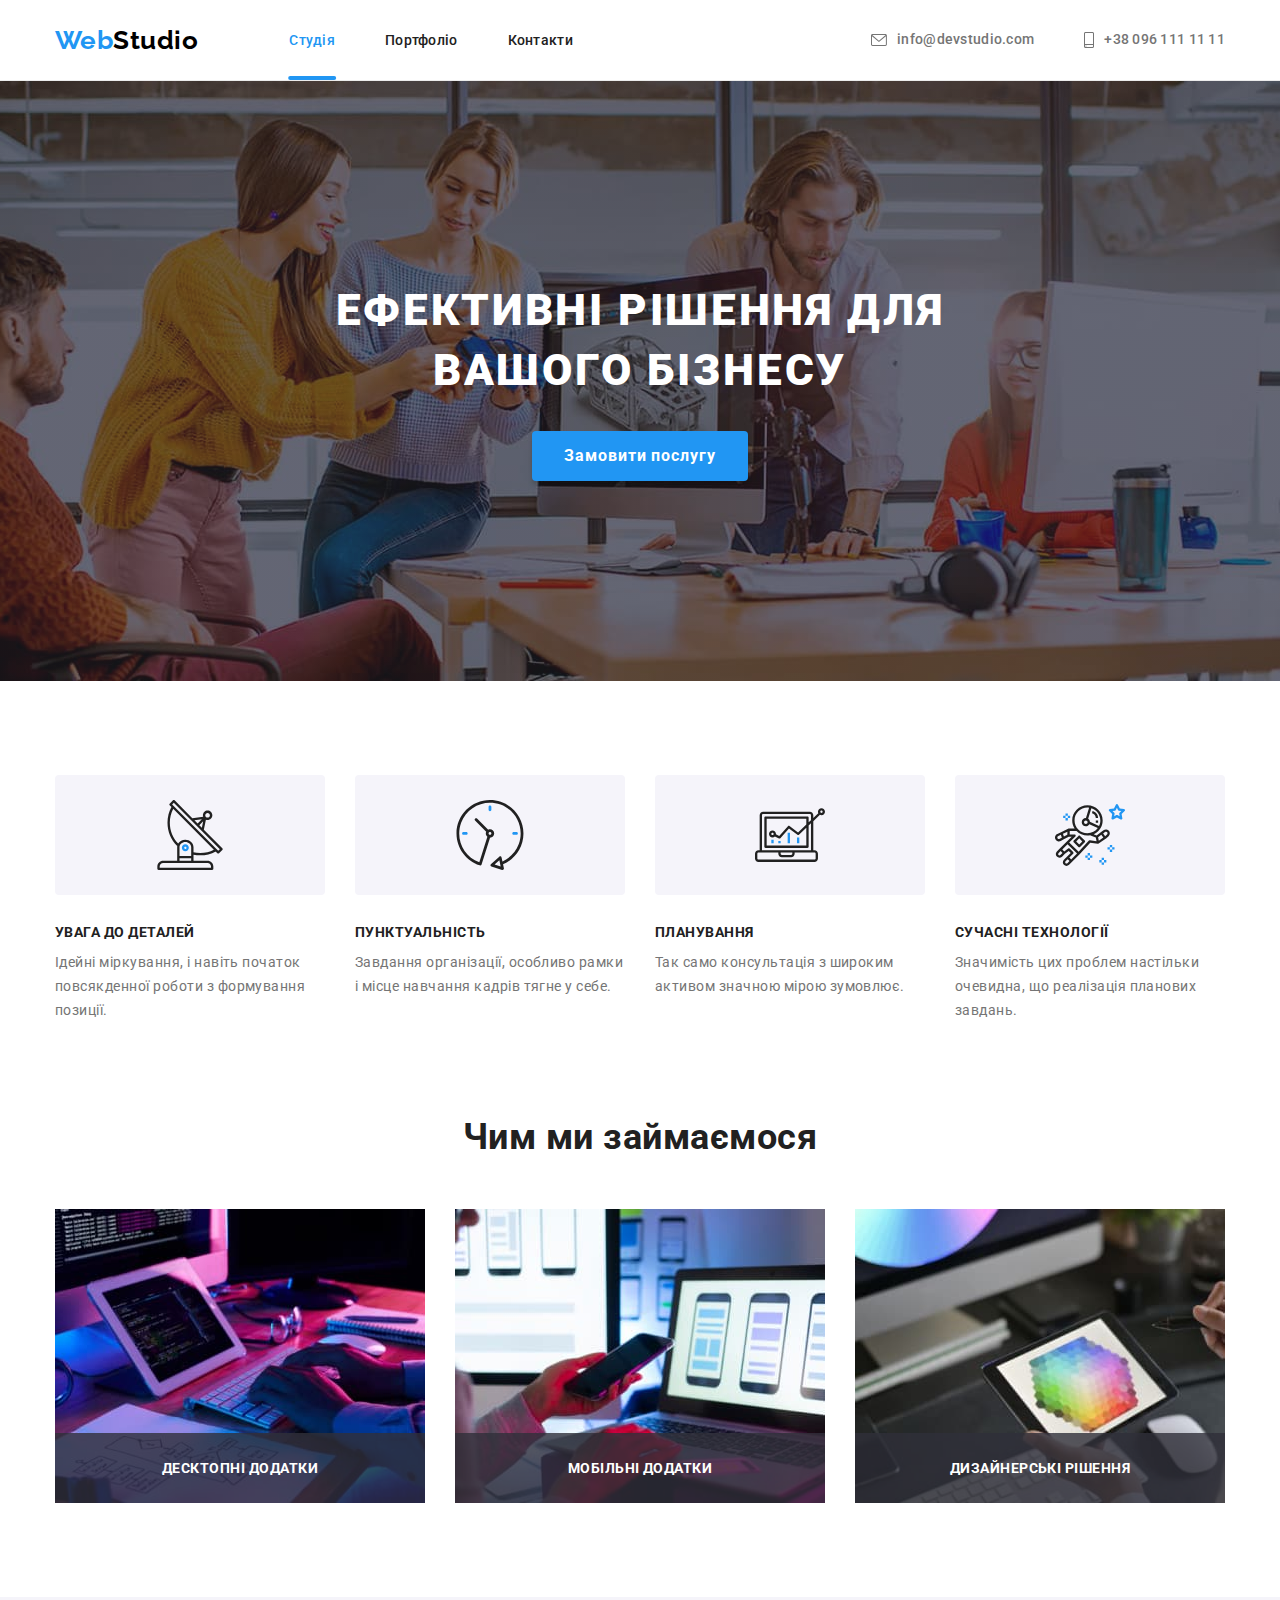
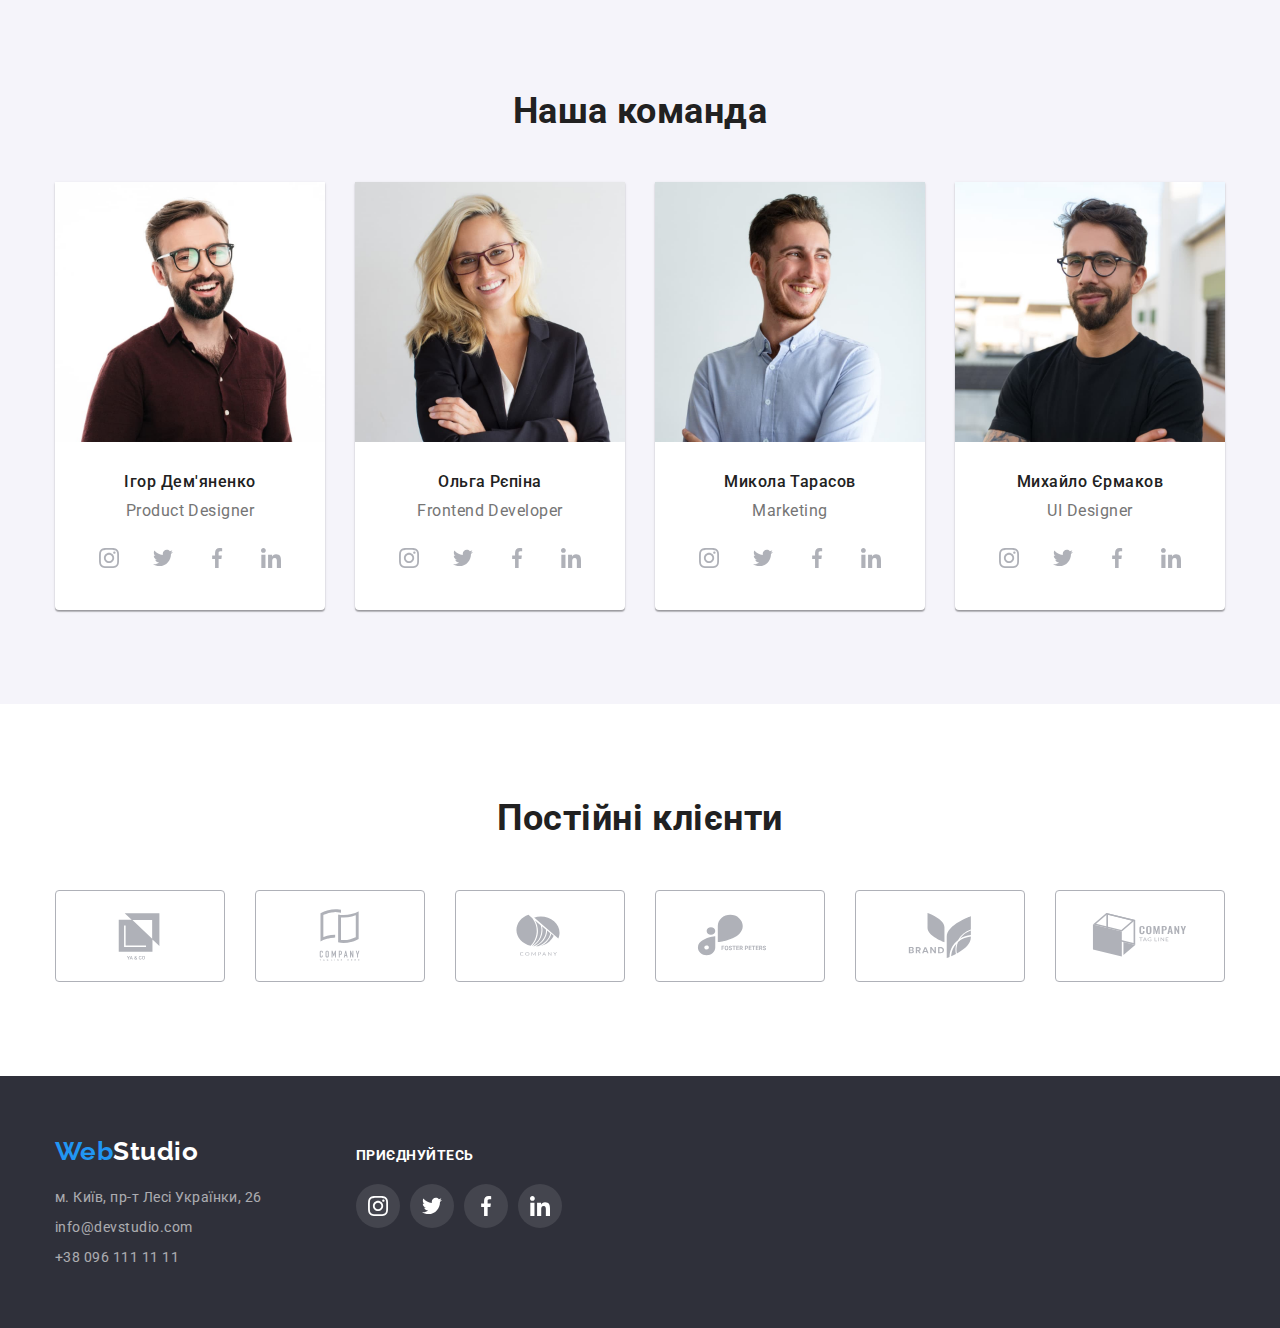
<file: index.html>
<!DOCTYPE html>
<html lang="uk">
    <head>
        <meta charset="UTF-8" />
        <meta http-equiv="X-UA-Compatible" content="IE=edge" />
        <meta name="viewport" content="width=device-width, initial-scale=1.0" />
        <title>Студія</title>
        <link rel="preconnect" href="https://fonts.googleapis.com" />
        <link rel="preconnect" href="https://fonts.gstatic.com" crossorigin />
        <link
            href="https://fonts.googleapis.com/css2?family=Raleway:wght@700&family=Roboto:wght@400;500;700;900&display=swap"
            rel="stylesheet"
        />
        <link
            rel="stylesheet"
            href="https://cdnjs.cloudflare.com/ajax/libs/modern-normalize/1.1.0/modern-normalize.min.css"
        />
        <link rel="stylesheet" href="./css/styles.css" />
    </head>

    <body>
        <!-- Шапка сайту -->
        <header class="page-header">
            <div class="container">
                <a href="./index.html" class="logo link"
                    >Web<span class="logo-head-accent">Studio</span></a
                >
                <nav>
                    <ul class="list nav-menu">
                        <li class="item">
                            <a href="./index.html" class="link current">Студія</a>
                        </li>
                        <li class="item">
                            <a href="./portfolio.html" class="link">Портфоліо</a>
                        </li>
                        <li class="item"><a href="" class="link">Контакти</a></li>
                    </ul>
                </nav>
                <ul class="list head-contacts">
                    <li class="item">
                        <a href="mailto:info@devstudio.com" class="link">
                            <svg class="icon" width="16" height="12">
                                <use href="./images/icons.svg#icon-envelope"></use></svg
                            >info@devstudio.com</a
                        >
                    </li>
                    <li class="item">
                        <a href="tel:+380961111111" class="link"
                            ><svg class="icon" width="10" height="16">
                                <use href="./images/icons.svg#icon-smartphone"></use></svg
                            >+38 096 111 11 11</a
                        >
                    </li>
                </ul>
            </div>
        </header>

        <main>
            <!-- Герой -->
            <section class="hero section overlay">
                <div class="container">
                    <h1 class="title">Ефективні рішення для вашого бізнесу</h1>
                    <button type="button" class="button" data-modal-open>Замовити послугу</button>
                </div>
            </section>
            <!-- Переваги -->
            <section class="benefits section">
                <div class="container">
                    <h2 class="title hidden">Переваги</h2>
                    <ul class="list">
                        <li class="benefits-card">
                            <div class="box-icon">
                                <svg class="icon" width="70" height="70">
                                    <use href="./images/icons.svg#icon-antenna"></use>
                                </svg>
                            </div>
                            <h3 class="title">УВАГА ДО ДЕТАЛЕЙ</h3>
                            <p class="text">
                                Ідейні міркування, і навіть початок повсякденної роботи з формування
                                позиції.
                            </p>
                        </li>
                        <li class="benefits-card">
                            <div class="box-icon">
                                <svg class="icon" width="70" height="70">
                                    <use href="./images/icons.svg#icon-clock"></use>
                                </svg>
                            </div>
                            <h3 class="title">ПУНКТУАЛЬНІСТЬ</h3>
                            <p class="text">
                                Завдання організації, особливо рамки і місце навчання кадрів тягне у
                                себе.
                            </p>
                        </li>
                        <li class="benefits-card">
                            <div class="box-icon">
                                <svg class="icon" width="70" height="70">
                                    <use href="./images/icons.svg#icon-diagram"></use>
                                </svg>
                            </div>
                            <h3 class="title">ПЛАНУВАННЯ</h3>
                            <p class="text">
                                Так само консультація з широким активом значною мірою зумовлює.
                            </p>
                        </li>
                        <li class="benefits-card">
                            <div class="box-icon">
                                <svg class="icon" width="70" height="70">
                                    <use href="./images/icons.svg#icon-astronaut"></use>
                                </svg>
                            </div>
                            <h3 class="title">СУЧАСНІ ТЕХНОЛОГІЇ</h3>
                            <p class="text">
                                Значимість цих проблем настільки очевидна, що реалізація планових
                                завдань.
                            </p>
                        </li>
                    </ul>
                </div>
            </section>
            <!-- Чим ми займаємося -->
            <section class="services section">
                <div class="container">
                    <h2 class="title">Чим ми займаємося</h2>
                    <ul class="list services-example">
                        <li class="item">
                            <div class="wrapper">
                                <img
                                    src="./images/codding.jpg"
                                    alt="Руки людини пишуть код"
                                    width="370"
                                    class="image"
                                />
                                <div class="overlay">
                                    <p class="services-example-text">Десктопні додатки</p>
                                </div>
                            </div>
                        </li>
                        <li class="item">
                            <div class="wrapper">
                                <img
                                    src="./images/model.jpg"
                                    alt="Руки людини тримають телефон перед ноутбуком"
                                    width="370"
                                    class="image"
                                />
                                <div class="overlay">
                                    <p class="services-example-text">Мобільні додатки</p>
                                </div>
                            </div>
                        </li>
                        <li class="item">
                            <div class="wrapper">
                                <img
                                    src="./images/design.jpg"
                                    alt="Руки людини тримають планшет на якому зображена кольорова палітра"
                                    width="370"
                                    class="image"
                                />
                                <div class="overlay">
                                    <p class="services-example-text">Дизайнерські рішення</p>
                                </div>
                            </div>
                        </li>
                    </ul>
                </div>
            </section>
            <!-- Наша команда -->
            <section class="team section">
                <div class="container">
                    <h2 class="title main">Наша команда</h2>
                    <ul class="list team-list">
                        <li class="item">
                            <img
                                src="./images/igor-demyanenko.jpg"
                                alt="Член команди"
                                width="270"
                                class="image"
                            />
                            <div class="content">
                                <h3 class="title name">Ігор Дем'яненко</h3>
                                <p class="text">Product Designer</p>
                                <ul class="social-networks list">
                                    <li class="item">
                                        <a href="" class="link">
                                            <svg class="icon" width="20" height="20">
                                                <use href="./images/icons.svg#icon-instagram"></use>
                                            </svg>
                                        </a>
                                    </li>
                                    <li class="item">
                                        <a href="" class="link">
                                            <svg class="icon" width="20" height="20">
                                                <use href="./images/icons.svg#icon-twitter"></use>
                                            </svg>
                                        </a>
                                    </li>
                                    <li class="item">
                                        <a href="" class="link">
                                            <svg class="icon" width="20" height="20">
                                                <use href="./images/icons.svg#icon-facebook"></use>
                                            </svg>
                                        </a>
                                    </li>
                                    <li class="item">
                                        <a href="" class="link">
                                            <svg class="icon" width="20" height="20">
                                                <use href="./images/icons.svg#icon-linkedin"></use>
                                            </svg>
                                        </a>
                                    </li>
                                </ul>
                            </div>
                        </li>
                        <li class="item">
                            <img
                                src="./images/olga-repina.jpg"
                                alt="Член команди"
                                width="270"
                                class="image"
                            />
                            <div class="content">
                                <h3 class="title name">Ольга Рєпіна</h3>
                                <p class="text">Frontend Developer</p>
                                <ul class="social-networks list">
                                    <li class="item">
                                        <a href="" class="link">
                                            <svg class="icon" width="20" height="20">
                                                <use href="./images/icons.svg#icon-instagram"></use>
                                            </svg>
                                        </a>
                                    </li>
                                    <li class="item">
                                        <a href="" class="link">
                                            <svg class="icon" width="20" height="20">
                                                <use href="./images/icons.svg#icon-twitter"></use>
                                            </svg>
                                        </a>
                                    </li>
                                    <li class="item">
                                        <a href="" class="link">
                                            <svg class="icon" width="20" height="20">
                                                <use href="./images/icons.svg#icon-facebook"></use>
                                            </svg>
                                        </a>
                                    </li>
                                    <li class="item">
                                        <a href="" class="link">
                                            <svg class="icon" width="20" height="20">
                                                <use href="./images/icons.svg#icon-linkedin"></use>
                                            </svg>
                                        </a>
                                    </li>
                                </ul>
                            </div>
                        </li>
                        <li class="item">
                            <img
                                src="./images/mykola-tarasov.jpg"
                                alt="Член команди"
                                width="270"
                                class="image"
                            />
                            <div class="content">
                                <h3 class="title name">Микола Тарасов</h3>
                                <p class="text">Marketing</p>
                                <ul class="social-networks list">
                                    <li class="item">
                                        <a href="" class="link">
                                            <svg class="icon" width="20" height="20">
                                                <use href="./images/icons.svg#icon-instagram"></use>
                                            </svg>
                                        </a>
                                    </li>
                                    <li class="item">
                                        <a href="" class="link">
                                            <svg class="icon" width="20" height="20">
                                                <use href="./images/icons.svg#icon-twitter"></use>
                                            </svg>
                                        </a>
                                    </li>
                                    <li class="item">
                                        <a href="" class="link">
                                            <svg class="icon" width="20" height="20">
                                                <use href="./images/icons.svg#icon-facebook"></use>
                                            </svg>
                                        </a>
                                    </li>
                                    <li class="item">
                                        <a href="" class="link">
                                            <svg class="icon" width="20" height="20">
                                                <use href="./images/icons.svg#icon-linkedin"></use>
                                            </svg>
                                        </a>
                                    </li>
                                </ul>
                            </div>
                        </li>
                        <li class="item">
                            <img
                                src="./images/mykhailo-yermakov.jpg"
                                alt="Член команди"
                                width="270"
                                class="image"
                            />
                            <div class="content">
                                <h3 class="title name">Михайло Єрмаков</h3>
                                <p class="text">UI Designer</p>
                                <ul class="social-networks list">
                                    <li class="item">
                                        <a href="" class="link">
                                            <svg class="icon" width="20" height="20">
                                                <use href="./images/icons.svg#icon-instagram"></use>
                                            </svg>
                                        </a>
                                    </li>
                                    <li class="item">
                                        <a href="" class="link">
                                            <svg class="icon" width="20" height="20">
                                                <use href="./images/icons.svg#icon-twitter"></use>
                                            </svg>
                                        </a>
                                    </li>
                                    <li class="item">
                                        <a href="" class="link">
                                            <svg class="icon" width="20" height="20">
                                                <use href="./images/icons.svg#icon-facebook"></use>
                                            </svg>
                                        </a>
                                    </li>
                                    <li class="item">
                                        <a href="" class="link">
                                            <svg class="icon" width="20" height="20">
                                                <use href="./images/icons.svg#icon-linkedin"></use>
                                            </svg>
                                        </a>
                                    </li>
                                </ul>
                            </div>
                        </li>
                    </ul>
                </div>
            </section>
            <!-- Постійні клієнти -->
            <section class="clients section">
                <div class="container">
                    <h2 class="title">Постійні клієнти</h2>
                    <ul class="list">
                        <li class="client">
                            <a href="" class="link">
                                <svg class="icon" width="106" height="60">
                                    <use href="./images/icons.svg#icon-yaco"></use>
                                </svg>
                            </a>
                        </li>
                        <li class="client">
                            <a href="" class="link">
                                <svg class="icon" width="106" height="60">
                                    <use href="./images/icons.svg#icon-company-tagline-here"></use>
                                </svg>
                            </a>
                        </li>
                        <li class="client">
                            <a href="" class="link">
                                <svg class="icon" width="106" height="60">
                                    <use href="./images/icons.svg#icon-company"></use>
                                </svg>
                            </a>
                        </li>
                        <li class="client">
                            <a href="" class="link">
                                <svg class="icon" width="106" height="60">
                                    <use href="./images/icons.svg#icon-foster-peters"></use>
                                </svg>
                            </a>
                        </li>
                        <li class="client">
                            <a href="" class="link">
                                <svg class="icon" width="106" height="60">
                                    <use href="./images/icons.svg#icon-brand"></use>
                                </svg>
                            </a>
                        </li>
                        <li class="client">
                            <a href="" class="link">
                                <svg class="icon" width="106" height="60">
                                    <use href="./images/icons.svg#icon-company-tagline"></use>
                                </svg>
                            </a>
                        </li>
                    </ul>
                </div>
            </section>
        </main>

        <!-- Футер -->
        <footer class="page-footer">
            <div class="container">
                <div class="block">
                    <a href="./index.html" class="logo link"
                        >Web<span class="logo-foot-accent">Studio</span></a
                    >
                    <address>
                        <ul class="list foot-contacts">
                            <li class="addres">
                                <a href="" class="link">м. Київ, пр-т Лесі Українки, 26</a>
                            </li>
                            <li class="addres">
                                <a href="mailto:info@devstudio.com" class="link"
                                    >info@devstudio.com</a
                                >
                            </li>
                            <li class="addres">
                                <a href="tel:+380961111111" class="link">+38 096 111 11 11</a>
                            </li>
                        </ul>
                    </address>
                </div>
                <div class="join-in">
                    <p class="join-in-title"><strong>приєднуйтесь</strong></p>
                    <ul class="join-in-list list">
                        <li class="item">
                            <a href="" class="link">
                                <svg class="icon" width="20" height="20">
                                    <use href="./images/icons.svg#icon-instagram"></use>
                                </svg>
                            </a>
                        </li>
                        <li class="item">
                            <a href="" class="link">
                                <svg class="icon" width="20" height="20">
                                    <use href="./images/icons.svg#icon-twitter"></use>
                                </svg>
                            </a>
                        </li>
                        <li class="item">
                            <a href="" class="link">
                                <svg class="icon" width="20" height="20">
                                    <use href="./images/icons.svg#icon-facebook"></use>
                                </svg>
                            </a>
                        </li>
                        <li class="item">
                            <a href="" class="link">
                                <svg class="icon" width="20" height="20">
                                    <use href="./images/icons.svg#icon-linkedin"></use>
                                </svg>
                            </a>
                        </li>
                    </ul>
                </div>
            </div>
        </footer>
        <!-- Модальне вікно -->
        <div class="backdrop is-hidden" data-modal>
            <div class="modal">
                <button class="modal-btn" data-modal-close>
                    <svg class="icon" width="18" height="18">
                        <use href="./images/icons.svg#icon-close"></use>
                    </svg>
                </button>
            </div>
        </div>
        <script src="./js/modal.js"></script>
    </body>
</html>
</file>
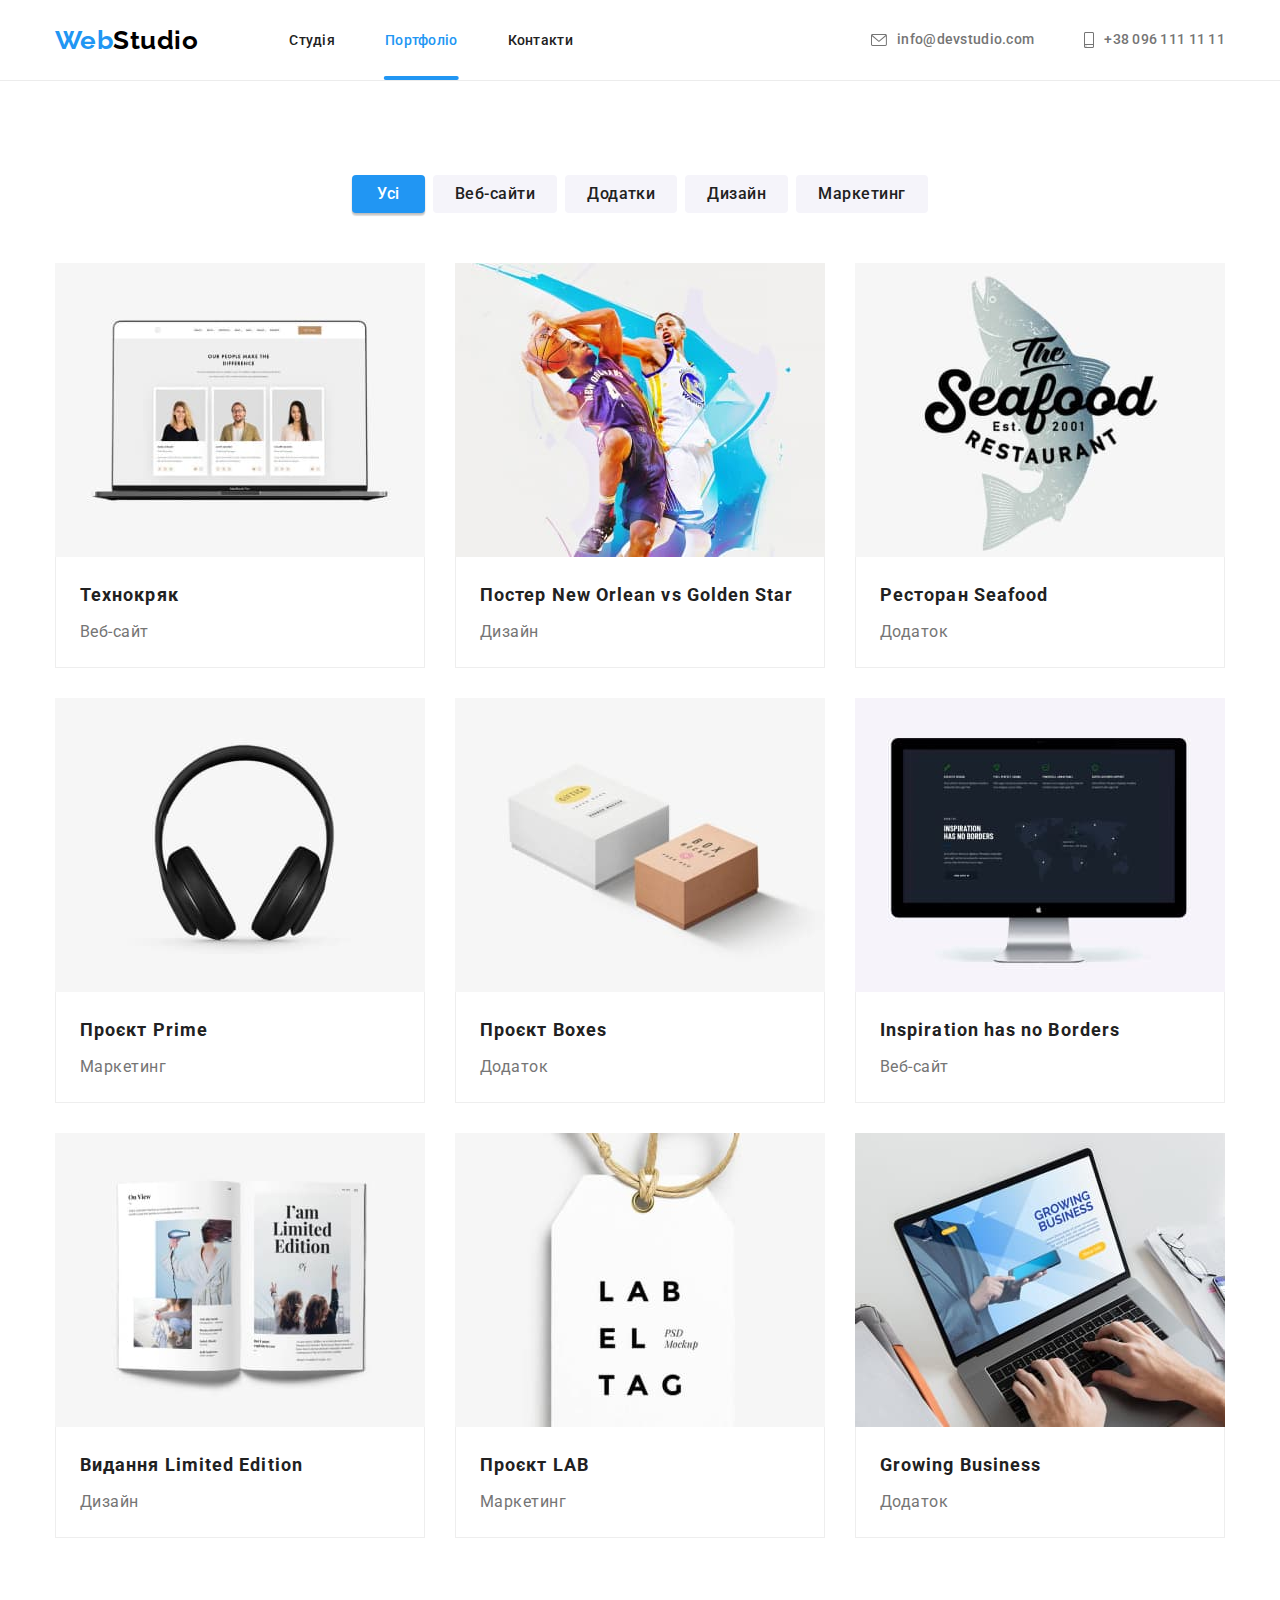
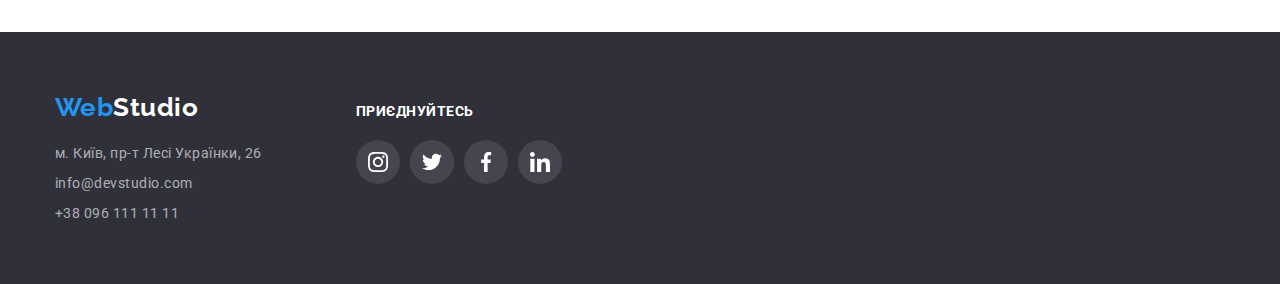
<file: portfolio.html>
<!DOCTYPE html>
<html lang="uk">
    <head>
        <meta charset="UTF-8" />
        <meta http-equiv="X-UA-Compatible" content="IE=edge" />
        <meta name="viewport" content="width=device-width, initial-scale=1.0" />
        <title>Портфоліо</title>
        <link rel="preconnect" href="https://fonts.googleapis.com" />
        <link rel="preconnect" href="https://fonts.gstatic.com" crossorigin />
        <link
            href="https://fonts.googleapis.com/css2?family=Raleway:wght@700&family=Roboto:wght@400;500;700;900&display=swap"
            rel="stylesheet"
        />
        <link
            rel="stylesheet"
            href="https://cdnjs.cloudflare.com/ajax/libs/modern-normalize/1.1.0/modern-normalize.min.css"
        />
        <link rel="stylesheet" href="./css/styles.css" />
    </head>

    <body>
        <!-- Шапка сайту -->
        <header class="page-header">
            <div class="container">
                <a href="./index.html" class="logo link"
                    >Web<span class="logo-head-accent">Studio</span></a
                >
                <nav>
                    <ul class="list nav-menu">
                        <li class="item">
                            <a href="./index.html" class="link">Студія</a>
                        </li>
                        <li class="item">
                            <a href="./portfolio.html" class="link current">Портфоліо</a>
                        </li>
                        <li class="item"><a href="" class="link">Контакти</a></li>
                    </ul>
                </nav>
                <ul class="list head-contacts">
                    <li class="item">
                        <a href="mailto:info@devstudio.com" class="link">
                            <svg class="icon" width="16" height="12">
                                <use href="./images/icons.svg#icon-envelope"></use></svg
                            >info@devstudio.com</a
                        >
                    </li>
                    <li class="item">
                        <a href="tel:+380961111111" class="link"
                            ><svg class="icon" width="10" height="16">
                                <use href="./images/icons.svg#icon-smartphone"></use></svg
                            >+38 096 111 11 11</a
                        >
                    </li>
                </ul>
            </div>
        </header>

        <main>
            <section class="portfolio section">
                <div class="container">
                    <!-- Портфоліо -->
                    <h1 class="title hidden">Портфоліо</h1>
                    <!-- Список філтрів -->
                    <ul class="list filters-menu">
                        <li class="item">
                            <button type="button" class="button all current">Усі</button>
                        </li>
                        <li class="item">
                            <button type="button" class="button">Веб-сайти</button>
                        </li>
                        <li class="item">
                            <button type="button" class="button">Додатки</button>
                        </li>
                        <li class="item">
                            <button type="button" class="button">Дизайн</button>
                        </li>
                        <li class="item">
                            <button type="button" class="button">Маркетинг</button>
                        </li>
                    </ul>
                    <!-- Список прикладів -->
                    <ul class="list examples">
                        <li class="card">
                            <a href="" class="link">
                                <div class="wrapper">
                                    <img
                                        src="./images/technoquack.jpg"
                                        alt="Ноутбук з відкритою веб-сторінкою проекту"
                                        width="370"
                                        class="image"
                                    />
                                    <div class="overlay">
                                        <p class="examples-text">
                                            Ресурс пропонує комплексні пропозиції з різним рівнем
                                            функціоналу та сервісів. Все це дозволить відвідувачу
                                            отримати вичерпні відомості про компанію чи приватну
                                            особу.
                                        </p>
                                    </div>
                                </div>
                                <div class="border">
                                    <h2 class="title">Технокряк</h2>
                                    <p class="text">Веб-сайт</p>
                                </div>
                            </a>
                        </li>
                        <li class="card">
                            <a href="" class="link">
                                <div class="wrapper">
                                    <img
                                        src="./images/poster-NO-vs-GS.jpg"
                                        alt="Два баскетболісти борються за м'яч"
                                        width="370"
                                        class="image"
                                    />
                                    <div class="overlay">
                                        <p class="examples-text">
                                            Ресурс пропонує комплексні пропозиції з різним рівнем
                                            функціоналу та сервісів. Все це дозволить відвідувачу
                                            отримати вичерпні відомості про компанію чи приватну
                                            особу.
                                        </p>
                                    </div>
                                </div>
                                <div class="border">
                                    <h2 class="title">Постер New Orlean vs Golden Star</h2>
                                    <p class="text">Дизайн</p>
                                </div>
                            </a>
                        </li>
                        <li class="card">
                            <a href="" class="link">
                                <div class="wrapper">
                                    <img
                                        src="./images/seafood-restaurant.jpg"
                                        alt="Логотип у вигляді риби та назва ресторану"
                                        width="370"
                                        class="image"
                                    />
                                    <div class="overlay">
                                        <p class="examples-text">
                                            Ресурс пропонує комплексні пропозиції з різним рівнем
                                            функціоналу та сервісів. Все це дозволить відвідувачу
                                            отримати вичерпні відомості про компанію чи приватну
                                            особу.
                                        </p>
                                    </div>
                                </div>
                                <div class="border">
                                    <h2 class="title">Ресторан Seafood</h2>
                                    <p class="text">Додаток</p>
                                </div>
                            </a>
                        </li>
                        <li class="card">
                            <a href="" class="link">
                                <div class="wrapper">
                                    <img
                                        src="./images/project-prime.jpg"
                                        alt="Навушники"
                                        width="370"
                                        class="image"
                                    />
                                    <div class="overlay">
                                        <p class="examples-text">
                                            Ресурс пропонує комплексні пропозиції з різним рівнем
                                            функціоналу та сервісів. Все це дозволить відвідувачу
                                            отримати вичерпні відомості про компанію чи приватну
                                            особу.
                                        </p>
                                    </div>
                                </div>
                                <div class="border">
                                    <h2 class="title">Проєкт Prime</h2>
                                    <p class="text">Маркетинг</p>
                                </div>
                            </a>
                        </li>
                        <li class="card">
                            <a href="" class="link">
                                <div class="wrapper">
                                    <img
                                        src="./images/project-boxes.jpg"
                                        alt="Дві коробки"
                                        width="370"
                                        class="image"
                                    />
                                    <div class="overlay">
                                        <p class="examples-text">
                                            Ресурс пропонує комплексні пропозиції з різним рівнем
                                            функціоналу та сервісів. Все це дозволить відвідувачу
                                            отримати вичерпні відомості про компанію чи приватну
                                            особу.
                                        </p>
                                    </div>
                                </div>
                                <div class="border">
                                    <h2 class="title">Проєкт Boxes</h2>
                                    <p class="text">Додаток</p>
                                </div>
                            </a>
                        </li>
                        <li class="card">
                            <a href="" class="link">
                                <div class="wrapper">
                                    <img
                                        src="./images/ihnb.jpg"
                                        alt="Монітор з відкритою веб-сторінкою проекту"
                                        width="370"
                                        class="image"
                                    />
                                    <div class="overlay">
                                        <p class="examples-text">
                                            Ресурс пропонує комплексні пропозиції з різним рівнем
                                            функціоналу та сервісів. Все це дозволить відвідувачу
                                            отримати вичерпні відомості про компанію чи приватну
                                            особу.
                                        </p>
                                    </div>
                                </div>
                                <div class="border">
                                    <h2 class="title">Inspiration has no Borders</h2>
                                    <p class="text">Веб-сайт</p>
                                </div>
                            </a>
                        </li>
                        <li class="card">
                            <a href="" class="link">
                                <div class="wrapper">
                                    <img
                                        src="./images/edition-limited-edition.jpg"
                                        alt="Відкрита книга"
                                        width="370"
                                        class="image"
                                    />
                                    <div class="overlay">
                                        <p class="examples-text">
                                            Ресурс пропонує комплексні пропозиції з різним рівнем
                                            функціоналу та сервісів. Все це дозволить відвідувачу
                                            отримати вичерпні відомості про компанію чи приватну
                                            особу.
                                        </p>
                                    </div>
                                </div>
                                <div class="border">
                                    <h2 class="title">Видання Limited Edition</h2>
                                    <p class="text">Дизайн</p>
                                </div>
                            </a>
                        </li>
                        <li class="card">
                            <a href="" class="link">
                                <div class="wrapper">
                                    <img
                                        src="./images/project-lab.jpg"
                                        alt="Брендована бирка"
                                        width="370"
                                        class="image"
                                    />
                                    <div class="overlay">
                                        <p class="examples-text">
                                            Ресурс пропонує комплексні пропозиції з різним рівнем
                                            функціоналу та сервісів. Все це дозволить відвідувачу
                                            отримати вичерпні відомості про компанію чи приватну
                                            особу.
                                        </p>
                                    </div>
                                </div>
                                <div class="border">
                                    <h2 class="title">Проєкт LAB</h2>
                                    <p class="text">Маркетинг</p>
                                </div>
                            </a>
                        </li>
                        <li class="card">
                            <a href="" class="link">
                                <div class="wrapper">
                                    <img
                                        src="./images/growing-business.jpg"
                                        alt="Ноутбук з відкритою веб-сторінкою проекту"
                                        width="370"
                                        class="image"
                                    />
                                    <div class="overlay">
                                        <p class="examples-text">
                                            Ресурс пропонує комплексні пропозиції з різним рівнем
                                            функціоналу та сервісів. Все це дозволить відвідувачу
                                            отримати вичерпні відомості про компанію чи приватну
                                            особу.
                                        </p>
                                    </div>
                                </div>
                                <div class="border">
                                    <h2 class="title">Growing Business</h2>
                                    <p class="text">Додаток</p>
                                </div>
                            </a>
                        </li>
                    </ul>
                </div>
            </section>
        </main>

        <!-- Футер -->
        <footer class="page-footer">
            <div class="container">
                <div class="block">
                    <a href="./index.html" class="logo link"
                        >Web<span class="logo-foot-accent">Studio</span></a
                    >
                    <address>
                        <ul class="list foot-contacts">
                            <li class="addres">
                                <a href="" class="link">м. Київ, пр-т Лесі Українки, 26</a>
                            </li>
                            <li class="addres">
                                <a href="mailto:info@devstudio.com" class="link"
                                    >info@devstudio.com</a
                                >
                            </li>
                            <li class="addres">
                                <a href="tel:+380961111111" class="link">+38 096 111 11 11</a>
                            </li>
                        </ul>
                    </address>
                </div>
                <div class="join-in">
                    <p class="join-in-title"><strong>приєднуйтесь</strong></p>
                    <ul class="join-in-list list">
                        <li class="item">
                            <a href="" class="link">
                                <svg class="icon" width="20" height="20">
                                    <use href="./images/icons.svg#icon-instagram"></use>
                                </svg>
                            </a>
                        </li>
                        <li class="item">
                            <a href="" class="link">
                                <svg class="icon" width="20" height="20">
                                    <use href="./images/icons.svg#icon-twitter"></use>
                                </svg>
                            </a>
                        </li>
                        <li class="item">
                            <a href="" class="link">
                                <svg class="icon" width="20" height="20">
                                    <use href="./images/icons.svg#icon-facebook"></use>
                                </svg>
                            </a>
                        </li>
                        <li class="item">
                            <a href="" class="link">
                                <svg class="icon" width="20" height="20">
                                    <use href="./images/icons.svg#icon-linkedin"></use>
                                </svg>
                            </a>
                        </li>
                    </ul>
                </div>
            </div>
        </footer>
    </body>
</html>
</file>
<file: css/styles.css>
/* Палітра кольорів */
:root {
    --accent-color: #2196f3;
    --main-color: #757575;
    --title-color: #212121;
    --black-color: #000000;
    --white-color: #ffffff;
    --dark-bg-color: #2f303a;
    --light-bg-color: #f5f4fa;
    --unactive-filter-color: #f5f4fa;
    --container-bg-color: #eeeeee;
    --heder-border-color: #ececec;
    --icon-color: #afb1b8;
    --icon-bg-color: rgba(255, 255, 255, 0.1);
    --anim-speed: 250ms cubic-bezier(0.4, 0, 0.2, 1);
}

/* Загальні стилі */
body {
    color: var(--main-color);
    background-color: var(--white-color);

    font-family: 'Roboto', sans-serif;
    font-weight: 400;

    letter-spacing: 0.03em;
}
.hidden {
    position: absolute;
    white-space: nowrap;
    width: 1px;
    height: 1px;
    overflow: hidden;
    border: 0;
    padding: 0;
    clip: rect(0 0 0 0);
    clip-path: inset(50%);
    margin: -1px;
}
.container {
    width: 1200px;
    padding: 0 15px;
    margin: 0 auto;
}
.section {
    padding-top: 94px;
    padding-bottom: 94px;
}
.link {
    text-decoration: none;
}
.list {
    padding: 0;
    margin: 0;

    list-style: none;
}
.title {
    margin: 0;

    color: var(--title-color);
}
.text {
    margin: 0;
}
.image {
    display: block;
    max-width: 100%;
    height: auto;
}

.logo {
    display: inline-block;

    color: var(--accent-color);
    font-family: 'Raleway', sans-serif;
    font-weight: 700;
    font-size: 26px;
    line-height: 1.19;
}
.logo-head-accent {
    color: var(--black-color);
}
.logo-foot-accent {
    color: var(--white-color);
}
.button {
    display: inline-block;
    font-family: 'Roboto', sans-serif;

    cursor: pointer;
    border-style: none;
}

/* Хеддер */
.page-header {
    border-bottom: 1px solid var(--heder-border-color);
}
.page-header .logo {
    margin-right: 91px;
}
.page-header .container {
    display: flex;
    align-items: center;
}
.page-header .nav-menu {
    display: flex;
}
.nav-menu .item:not(:last-child) {
    margin-right: 50px;
}
.nav-menu .link {
    position: relative;

    padding-bottom: 32px;
    padding-top: 32px;

    color: var(--title-color);
    font-weight: 500;
    font-size: 14px;
    line-height: 1.14;
    letter-spacing: 0.02em;

    transition: color var(--anim-speed);
}
.nav-menu .link.current::after {
    position: absolute;
    bottom: 0;
    left: 50%;
    transform: translate(-50%);
    content: '';
    width: calc(100% + 2px);
    height: 4px;
    border-radius: 2px;
    background-color: var(--accent-color);
}
.nav-menu .link:hover,
.nav-menu .link:focus,
.nav-menu .link.current,
.head-contacts .link:hover,
.head-contacts .link:focus {
    color: var(--accent-color);
}
.page-header .head-contacts {
    display: flex;
    margin-left: auto;
}
.head-contacts .item:not(:last-child) {
    margin-right: 50px;
}
.head-contacts .link {
    display: flex;
    align-items: center;
    padding-top: 32px;
    padding-bottom: 32px;

    color: var(--main-color);
    font-weight: 500;
    font-size: 14px;
    line-height: 1.14;
    letter-spacing: 0.02em;

    transition: color var(--anim-speed);
}
.head-contacts .icon {
    margin-right: 10px;
    fill: currentColor;
}

/* Герой */
.hero {
    padding-top: 200px;
    padding-bottom: 200px;
    text-align: center;
    max-width: 1600px;
    height: 600px;
    margin-left: auto;
    margin-right: auto;
    background-color: var(--dark-bg-color);
    background-image: linear-gradient(to right, rgba(47, 48, 58, 0.4), rgba(47, 48, 58, 0.4)),
        url('../images/background.jpg');
    background-repeat: no-repeat;
    background-position: center;
    background-size: cover;
}
.hero .title {
    margin-bottom: 30px;
    width: 696px;
    margin-left: auto;
    margin-right: auto;

    color: var(--white-color);

    font-weight: 900;
    font-size: 44px;
    line-height: 1.36;
    letter-spacing: 0.06em;
    text-transform: uppercase;
}
.hero .button {
    padding-top: 10px;
    padding-bottom: 10px;
    padding-left: 32px;
    padding-right: 32px;

    color: var(--white-color);
    background-color: var(--accent-color);

    border-radius: 4px;
    box-shadow: 0px 4px 4px rgba(0, 0, 0, 0.15);

    font-weight: 700;
    font-size: 16px;
    line-height: 1.88;
    letter-spacing: 0.06em;
    align-items: center;

    transition: background-color var(--anim-speed);
}
.hero .button:hover,
.hero .button:focus {
    background-color: #188ce8;
}

/* Переваги */
.benefits .list {
    display: flex;
}
.benefits .title {
    margin-bottom: 10px;

    font-size: 14px;
    line-height: 1.14;
    text-transform: uppercase;
}
.benefits .text {
    font-size: 14px;
    line-height: 1.71;
}
.benefits-card {
    width: 270px;
}
.benefits-card:not(:last-child) {
    margin-right: 30px;
}
.box-icon {
    display: flex;
    justify-content: center;
    align-items: center;
    height: 120px;
    background-color: var(--light-bg-color);
    border-radius: 4px;
    margin-bottom: 30px;
}

/* Чим ми займаємося */
.services {
    padding-top: 0;
}
.services .title {
    margin-bottom: 50px;

    font-size: 36px;
    line-height: 1.16;
    text-align: center;
}
.services .services-example {
    display: flex;
}
.services-example .item:not(:last-child) {
    margin-right: 30px;
}
.services-example .item {
    display: block;
}
.services-example .overlay {
    position: absolute;
    bottom: 0;
    left: 0;
    width: 100%;
    height: 70px;
    display: flex;
    align-items: center;
    justify-content: center;

    background: rgba(47, 48, 58, 0.8);
}
.services-example .wrapper {
    position: relative;
}
.services-example-text {
    font-weight: 700;
    font-size: 14px;
    line-height: calc(16 / 14);
    text-transform: uppercase;
    color: var(--white-color);
}
/* Наша команда */
.team {
    background-color: var(--light-bg-color);
}
.team-list {
    display: flex;
}
.team-list > .item:not(:last-child) {
    margin-right: 30px;
}
.team-list > .item {
    width: 270px;

    background-color: var(--white-color);
    box-shadow: 0px 1px 3px rgba(0, 0, 0, 0.12), 0px 1px 1px rgba(0, 0, 0, 0.14),
        0px 2px 1px rgba(0, 0, 0, 0.2);
    border-radius: 0px 0px 4px 4px;
}
.team .main {
    margin-bottom: 50px;

    font-size: 36px;
    line-height: 1.16;
    text-align: center;
}
.team-list .name {
    margin-bottom: 10px;

    font-weight: 500;
    font-size: 16px;
    line-height: 1.19;
    text-align: center;
}
.team-list .text {
    font-size: 16px;
    line-height: 1.19;
    text-align: center;
    margin-bottom: 16px;
}
.team-list .content {
    padding-top: 30px;
    padding-bottom: 30px;
}
.team-list .social-networks {
    display: flex;
    justify-content: center;
}
.social-networks .link {
    display: flex;
    align-items: center;
    justify-content: center;
    width: 44px;
    height: 44px;
    color: var(--icon-color);
    background-color: transparent;
    border-radius: 50%;
    transition: color var(--anim-speed), background-color var(--anim-speed);
}
.social-networks .link:hover,
.social-networks .link:focus {
    background-color: var(--accent-color);
    color: var(--white-color);
}
.social-networks .icon {
    fill: currentColor;
}
.social-networks .item:not(:last-child) {
    margin-right: 10px;
}

/* Постійні кліенти */
.clients .title {
    margin-bottom: 50px;
    font-size: 36px;
    line-height: 1.16;
    text-align: center;
}
.clients .list {
    display: flex;
}
.clients .client {
    width: 170px;
    height: 92px;
}
.clients .client:not(:last-child) {
    margin-right: 30px;
}
.client .link {
    display: flex;
    align-items: center;
    justify-content: center;
    width: 100%;
    height: 100%;
    border: 1px solid var(--icon-color);
    border-radius: 4px;
    color: var(--icon-color);
    transition: color var(--anim-speed), border-color var(--anim-speed);
}
.client .icon {
    fill: currentColor;
}
.client .link:hover,
.client .link:focus {
    color: var(--accent-color);
    border-color: var(--accent-color);
}

/* Футер */
.page-footer {
    padding-top: 60px;
    padding-bottom: 60px;
}
.page-footer {
    background-color: var(--dark-bg-color);
}
.page-footer .logo {
    display: inline-block;
    margin-bottom: 20px;
}
.foot-contacts .link {
    display: inline-block;
    color: var(--white-color);
    font-style: normal;
    font-size: 14px;
    line-height: 1.5;
    opacity: 0.6;
    transition: opacity var(--anim-speed);
}
.foot-contacts .link:hover,
.foot-contacts .link:focus {
    opacity: 1;
}
.foot-contacts .addres {
    display: block;
}
.foot-contacts .addres:not(:last-child) {
    margin-bottom: 9px;
}
.page-footer .container {
    display: flex;
    align-items: baseline;
}
.page-footer .block {
    min-width: 231px;
    margin-right: 70px;
}
.join-in-title {
    color: var(--white-color);
    text-transform: uppercase;
    font-size: 14px;
    line-height: 1.14;
    margin-top: 0;
    margin-bottom: 20px;
}
.join-in-list {
    display: flex;
    justify-content: center;
    align-items: center;
}
.join-in-list .link {
    display: flex;
    align-items: center;
    justify-content: center;
    width: 44px;
    height: 44px;
    background-color: var(--icon-bg-color);
    border-radius: 50%;
    transition: background-color var(--anim-speed);
}
.join-in-list .icon {
    fill: var(--white-color);
}
.join-in-list .item:not(:last-child) {
    margin-right: 10px;
}
.join-in-list .link:hover,
.join-in-list .link:focus {
    background-color: var(--accent-color);
}
/* Портфоліо */

/* Список фільтрів */
.filters-menu {
    display: flex;
    justify-content: center;
    margin-bottom: 50px;
}
.filters-menu .item {
    display: block;
}
.filters-menu .item:not(:last-child) {
    margin-right: 8px;
}
.filters-menu .button {
    padding: 6px 22px;
    background-color: var(--light-bg-color);
    border-radius: 4px;

    font-weight: 500;
    font-size: 16px;
    line-height: 1.62;
    letter-spacing: 0.03em;
    color: var(--title-color);
    transition: color var(--anim-speed), background-color var(--anim-speed),
        box-shadow var(--anim-speed);
}
.filters-menu .all {
    padding: 6px 25px;
}
.filters-menu .button:hover,
.filters-menu .button:focus,
.filters-menu .button.current {
    color: var(--white-color);
    background-color: var(--accent-color);
    box-shadow: 0px 3px 1px rgba(0, 0, 0, 0.1), 0px 1px 2px rgba(0, 0, 0, 0.08),
        0px 2px 2px rgba(0, 0, 0, 0.12);
}

/* Список прикладів */
.examples {
    display: flex;
    flex-wrap: wrap;
}
.examples .card {
    width: calc((100% - 2 * 30px) / 3);
}
.examples .link {
    display: block;
    color: inherit;
    transition: box-shadow var(--anim-speed);
}
.examples .link:hover,
.examples .link:focus {
    box-shadow: 0px 1px 1px rgba(0, 0, 0, 0.12), 0px 4px 4px rgba(0, 0, 0, 0.06),
        1px 4px 6px rgba(0, 0, 0, 0.16);
}
.examples .link:hover .overlay,
.examples .link:focus .overlay {
    transform: translateY(0);
}
.border {
    border: 1px solid var(--container-bg-color);
    border-top-width: 0px;
    padding-top: 20px;
    padding-bottom: 20px;
    padding-right: 24px;
    padding-left: 24px;
}
.examples .card:not(:nth-child(3n)) {
    margin-right: 30px;
}
.examples .card:not(:nth-last-child(-n + 3)) {
    margin-bottom: 30px;
}
.examples .title {
    display: block;
    margin-bottom: 4px;

    font-weight: 700;
    font-size: 18px;
    line-height: 2;
    letter-spacing: 0.06em;
}
.examples .text {
    display: block;
    font-size: 16px;
    line-height: 1.88;
}
.examples .wrapper {
    position: relative;
    overflow: hidden;
}
.examples .overlay {
    position: absolute;
    top: 0;
    left: 0;

    width: 100%;
    height: 100%;
    display: flex;
    align-items: center;
    justify-content: center;
    padding-left: 24px;
    padding-right: 24px;

    transform: translateY(101%);
    transition: transform var(--anim-speed);

    background-color: rgba(33, 150, 243, 0.9);
}
.examples-text {
    color: var(--white-color);
    margin: 0;
    font-size: 18px;
    line-height: calc(28 / 18);
}

/* Модальне вікно */
.backdrop {
    position: fixed;
    top: 0;
    left: 0;
    z-index: 100;

    width: 100%;
    height: 100%;

    background-color: rgba(0, 0, 0, 0.2);

    transition: opacity var(--anim-speed);
}
.backdrop.is-hidden {
    opacity: 0;
    visibility: hidden;
    pointer-events: none;
}
.modal {
    position: absolute;
    top: 50%;
    left: 50%;
    transform: translate(-50%, -50%);

    width: 528px;
    min-height: 581px;

    background-color: #fff;
    box-shadow: 0px 1px 3px rgba(0, 0, 0, 0.12), 0px 1px 1px rgba(0, 0, 0, 0.14),
        0px 2px 1px rgba(0, 0, 0, 0.2);
    border-radius: 4px;
}
.modal-btn {
    position: absolute;
    top: 8px;
    right: 8px;

    display: flex;
    align-items: center;
    justify-content: center;

    width: 30px;
    height: 30px;
    padding: 0;

    background-color: var(--white-color);
    border-radius: 50%;
    border: 1px solid rgba(0, 0, 0, 0.1);

    cursor: pointer;
}
</file>
